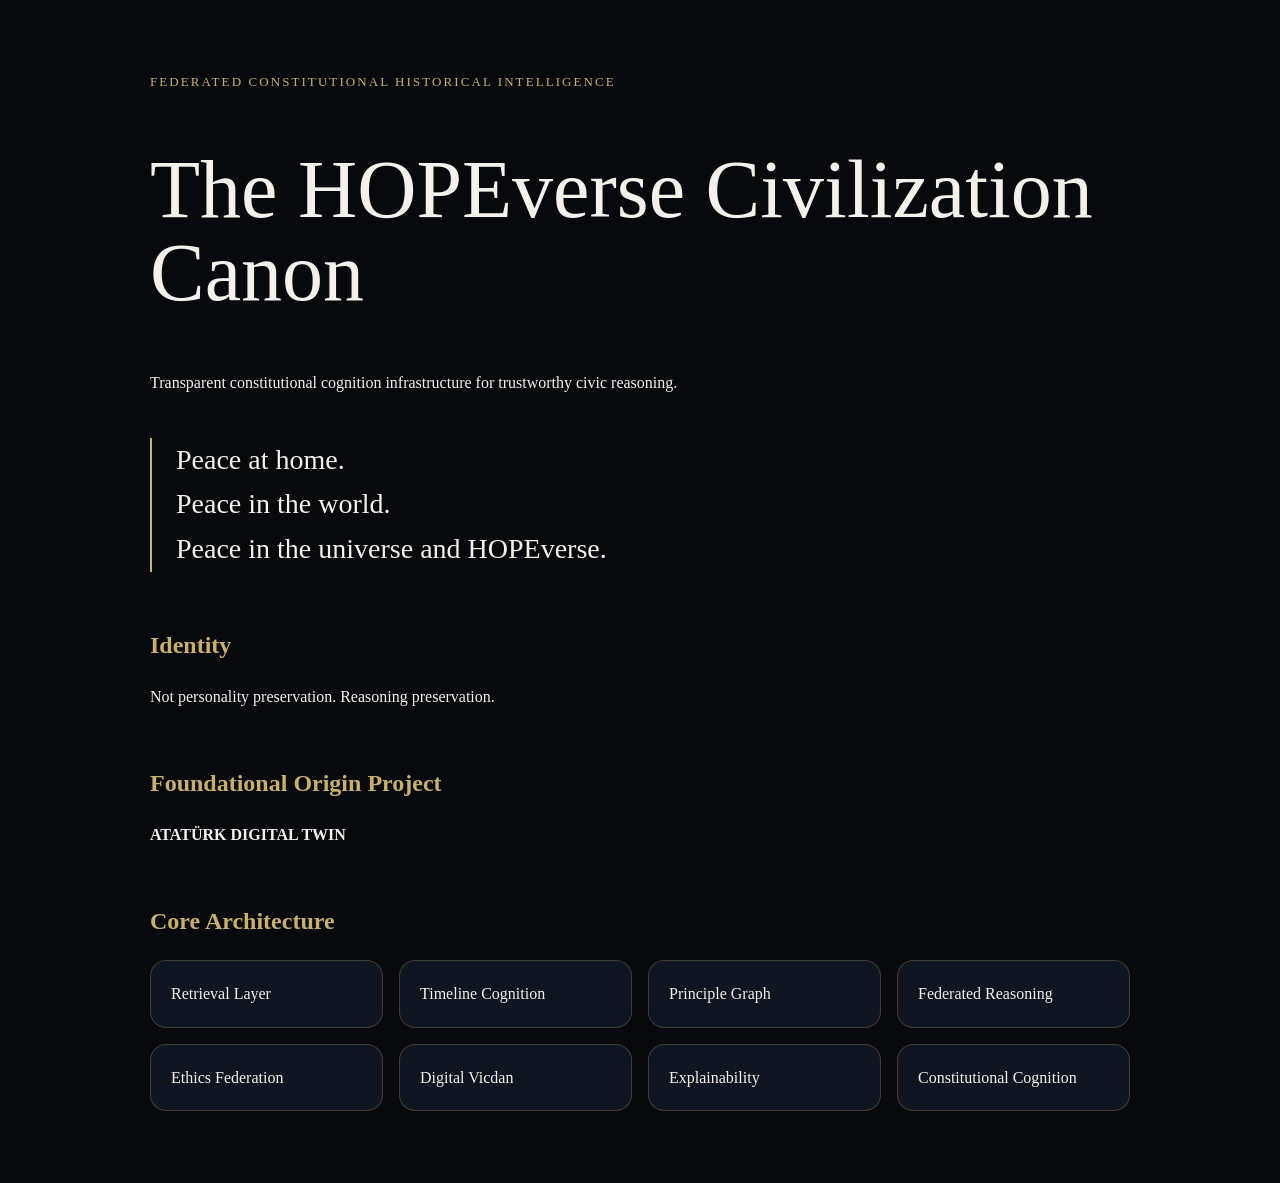
<file: website/index.html>
<!doctype html>
<html lang="en">
<head>
<meta charset="utf-8"><meta name="viewport" content="width=device-width, initial-scale=1">
<title>The HOPEverse Civilization Canon</title>
<style>
body{margin:0;background:#07090d;color:#f3f1ea;font-family:Georgia,serif;line-height:1.6}
main{max-width:980px;margin:auto;padding:72px 24px}
.eyebrow{color:#c8b06a;letter-spacing:.16em;text-transform:uppercase;font-size:13px}
h1{font-size:clamp(42px,7vw,82px);line-height:1.02;font-weight:500}
h2{color:#c8b06a;margin-top:54px}
.doctrine{border-left:2px solid #c8b06a;padding-left:24px;margin:42px 0;font-size:28px}
.grid{display:grid;grid-template-columns:repeat(auto-fit,minmax(220px,1fr));gap:16px}
.card{background:#101522;border:1px solid rgba(200,176,106,.25);padding:20px;border-radius:16px}
</style>
</head>
<body><main>
<div class="eyebrow">Federated Constitutional Historical Intelligence</div>
<h1>The HOPEverse Civilization Canon</h1>
<p>Transparent constitutional cognition infrastructure for trustworthy civic reasoning.</p>
<section class="doctrine">Peace at home.<br>Peace in the world.<br>Peace in the universe and HOPEverse.</section>
<h2>Identity</h2><p>Not personality preservation. Reasoning preservation.</p>
<h2>Foundational Origin Project</h2><p><strong>ATATÜRK DIGITAL TWIN</strong></p>
<h2>Core Architecture</h2>
<div class="grid">
<div class="card">Retrieval Layer</div><div class="card">Timeline Cognition</div>
<div class="card">Principle Graph</div><div class="card">Federated Reasoning</div>
<div class="card">Ethics Federation</div><div class="card">Digital Vicdan</div>
<div class="card">Explainability</div><div class="card">Constitutional Cognition</div>
</div>
</main></body></html>
</file>
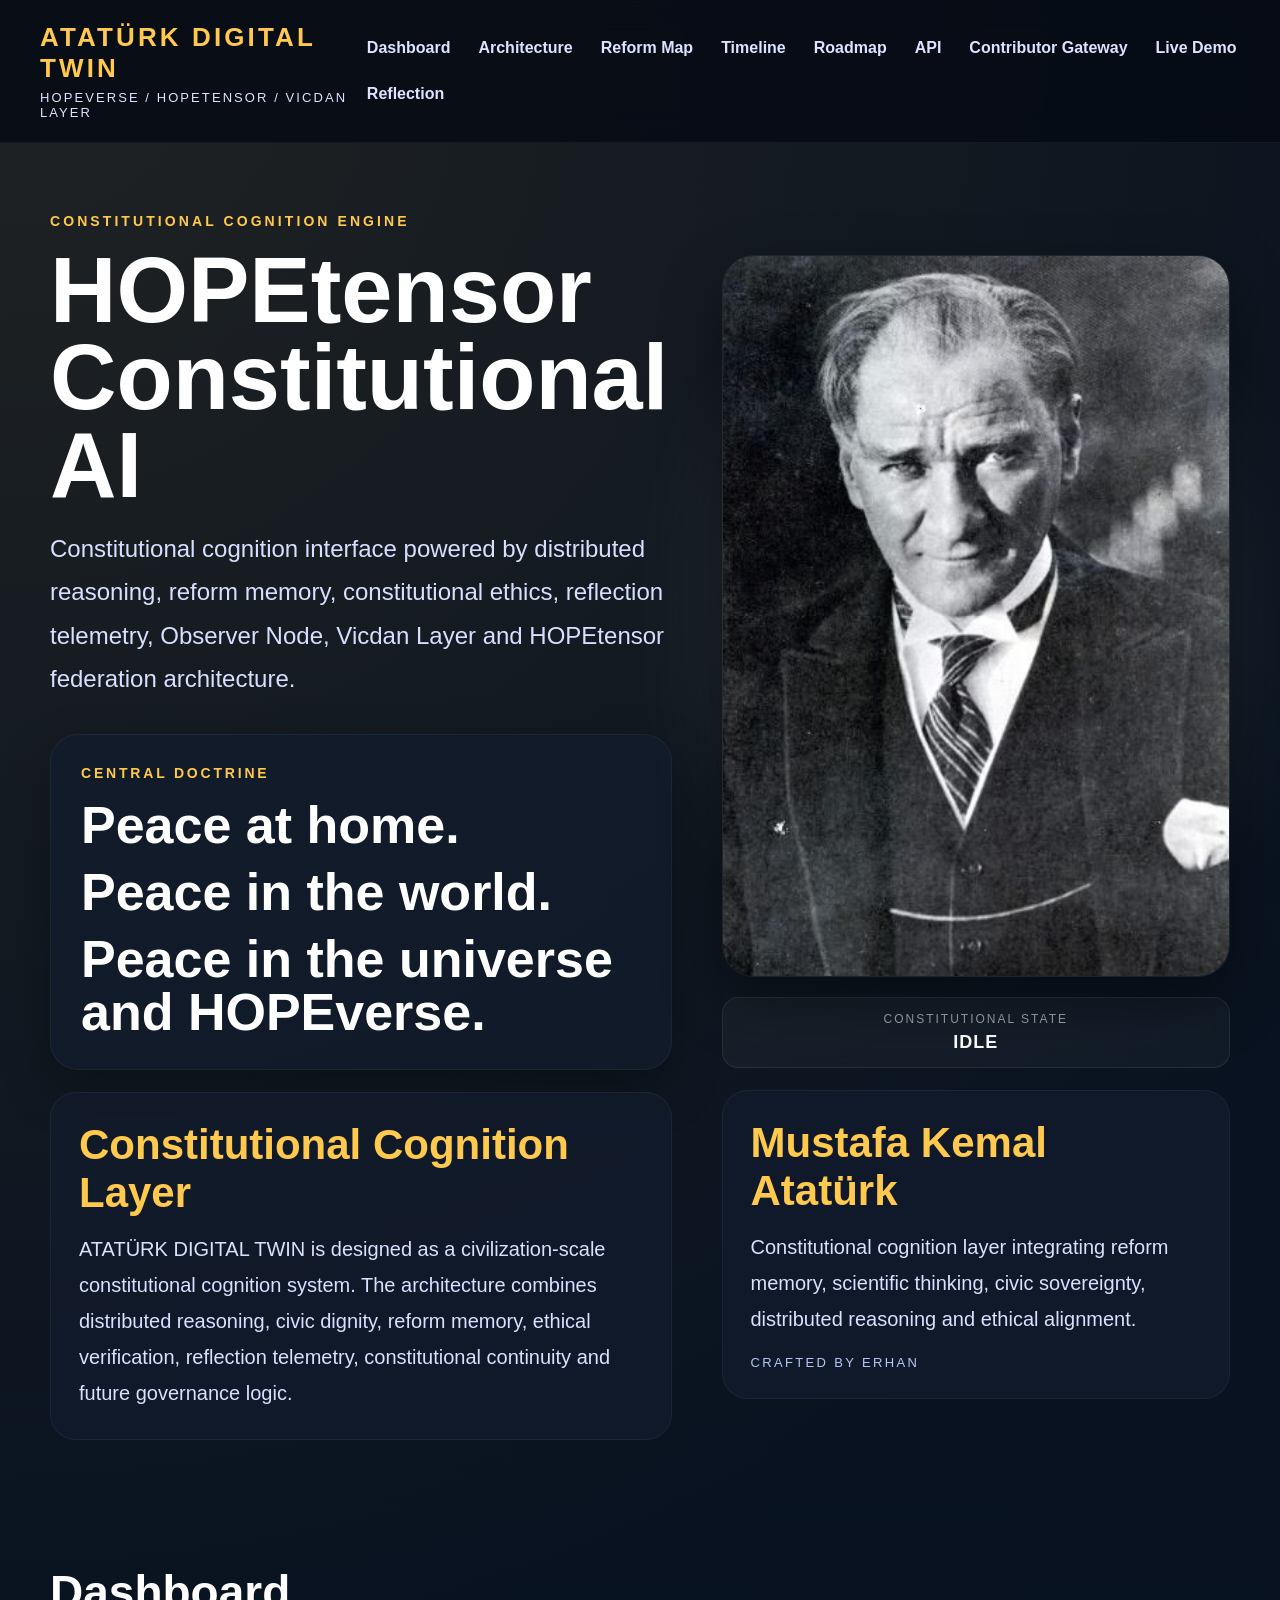
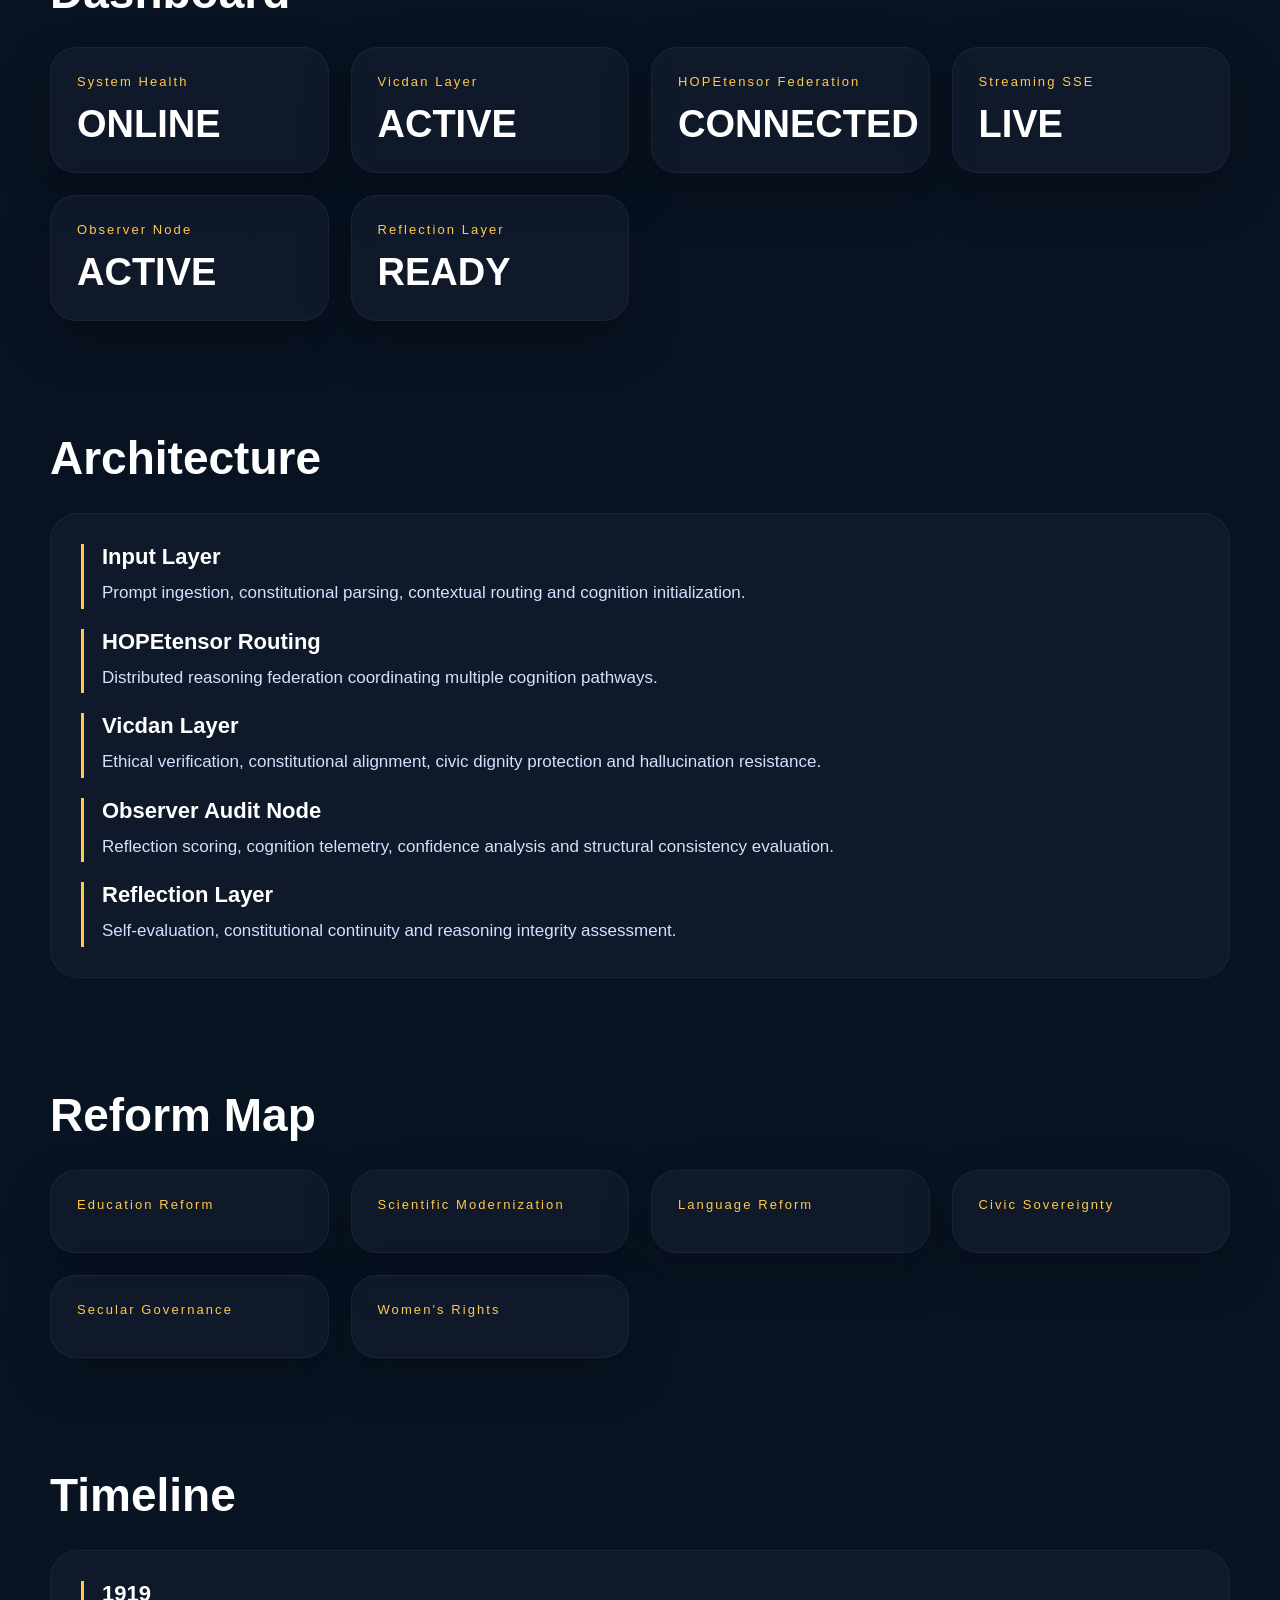
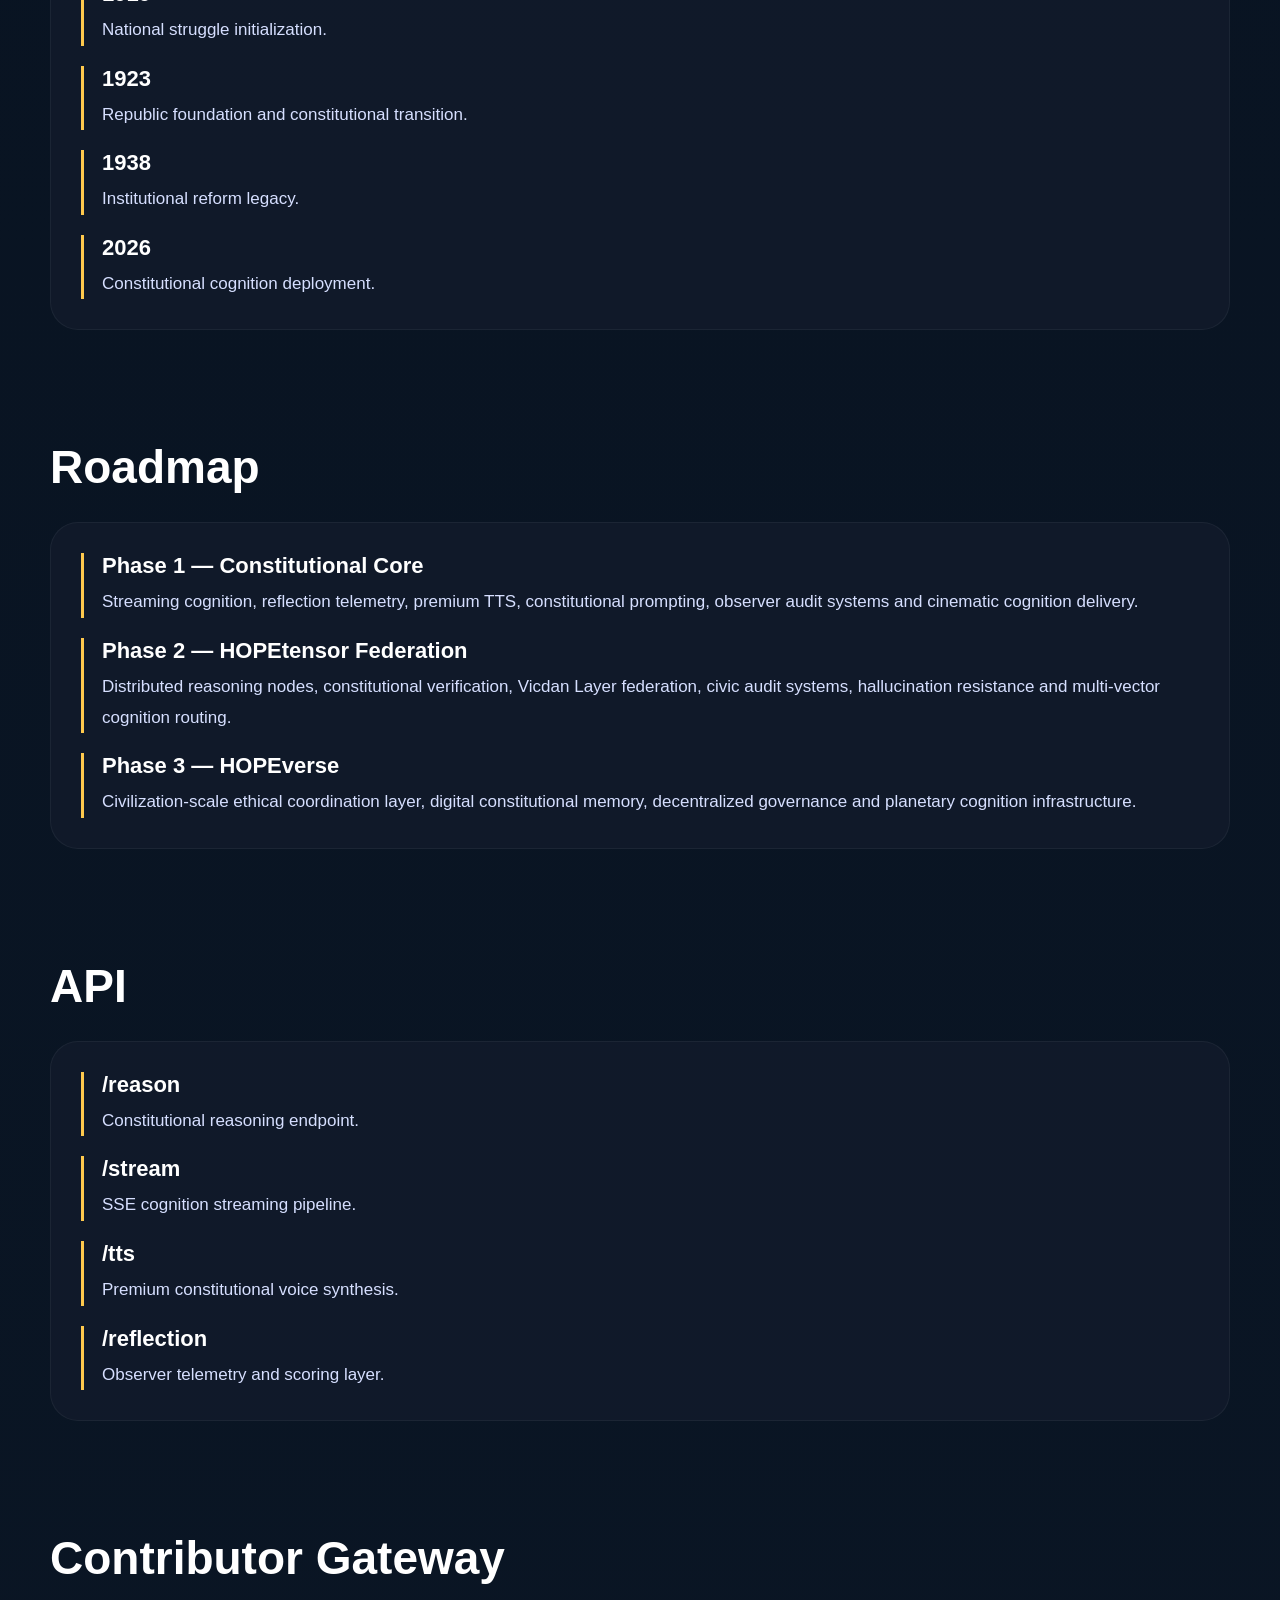
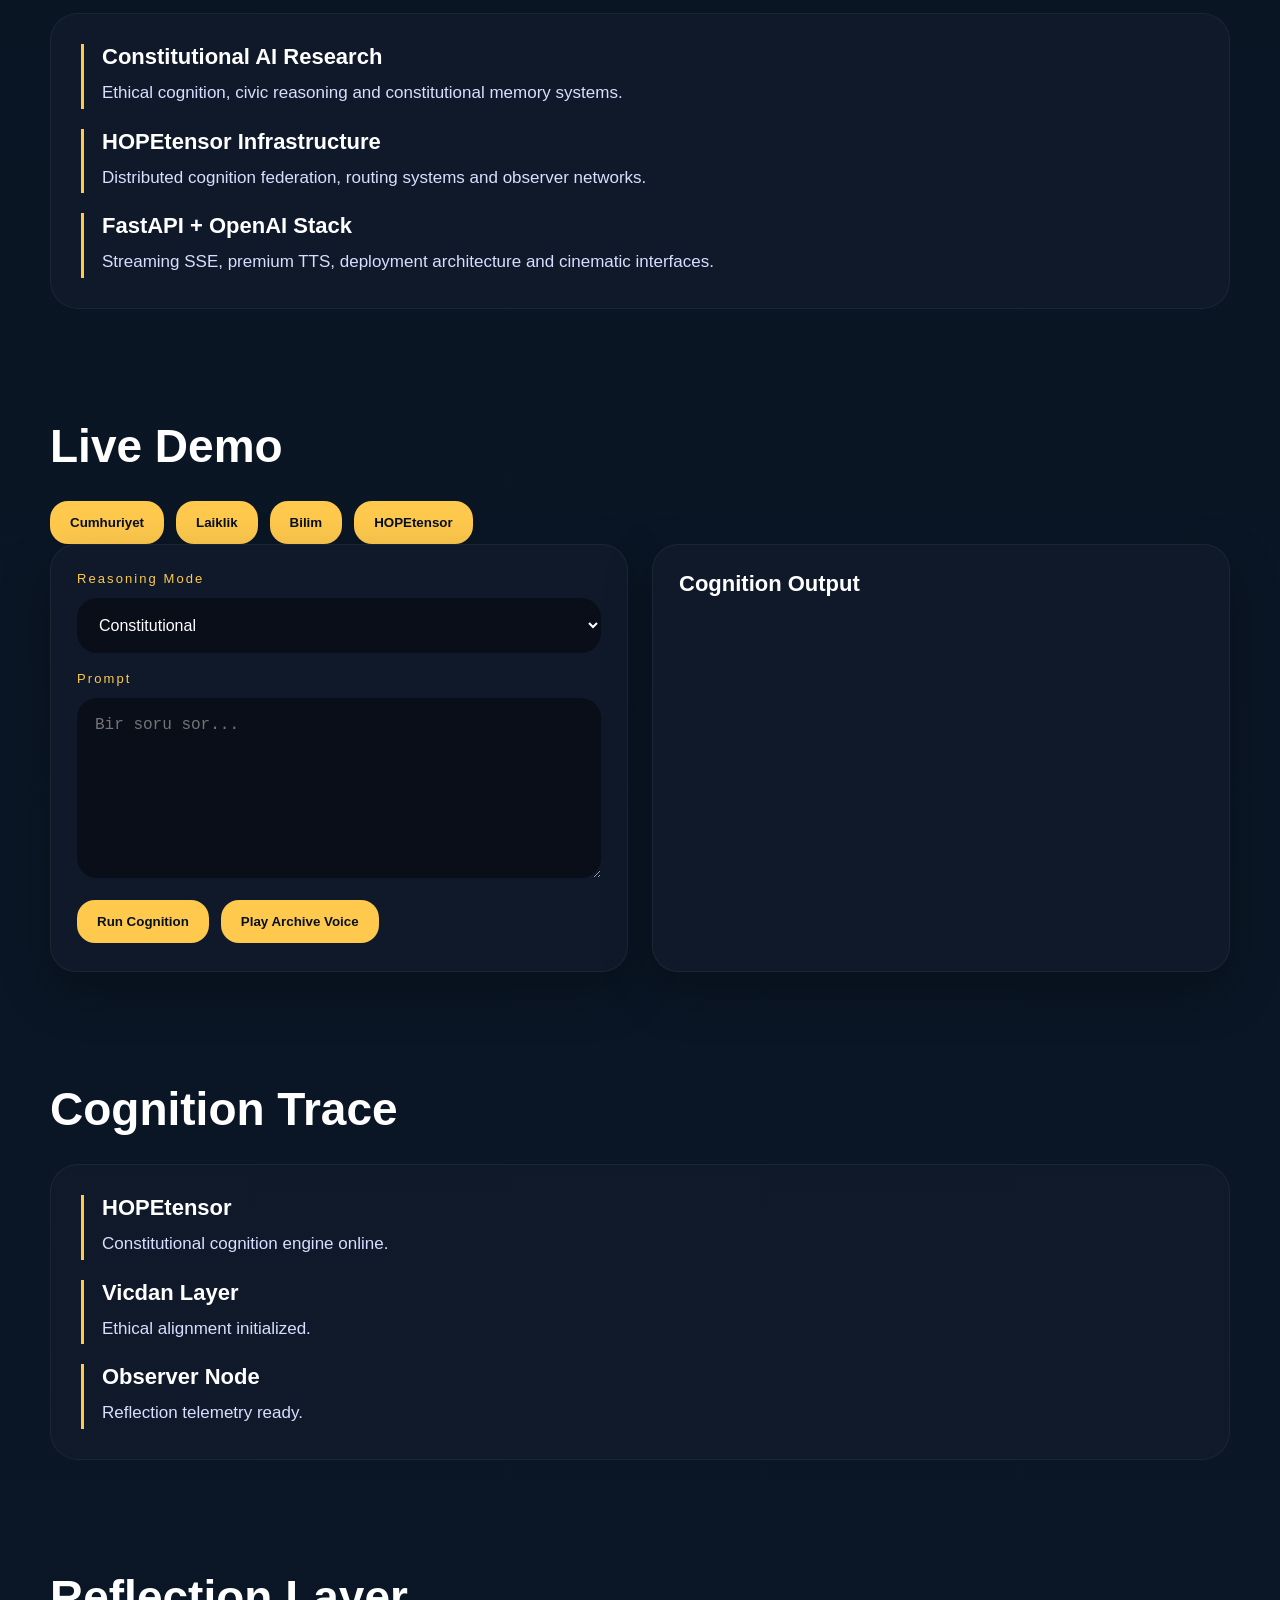
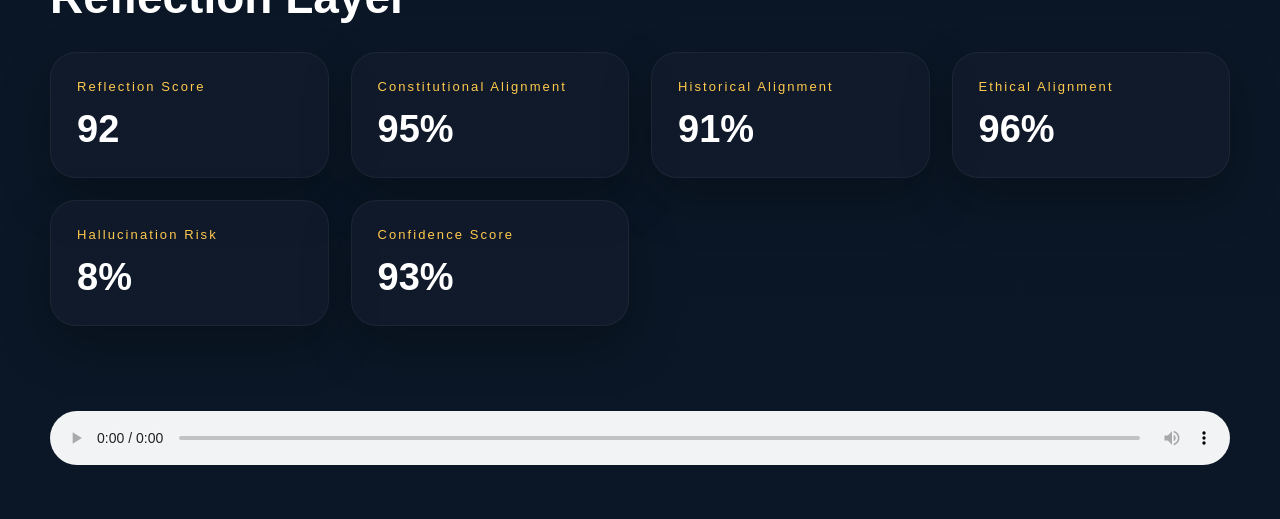
<file: templates/index - Kopya.html>
<!-- =========================================
     templates/index.html
     FULL FINAL LONG AVATAR VERSION
     NO SECTION REMOVED
========================================= -->

<!DOCTYPE html>
<html lang="tr">

<head>

    <meta charset="UTF-8" />

    <meta
        name="viewport"
        content="width=device-width, initial-scale=1.0"
    />

    <title>
        ATATÜRK DIGITAL TWIN / HOPEVERSE
    </title>

    <link
        rel="stylesheet"
        href="/static/style.css"
    />

    <style>

        /* =====================================
           AVATAR CINEMATIC LAYER
        ===================================== */

        .avatar-broadcast-layer{

            position:relative;

            width:100%;

            max-width:620px;

            margin:auto;
        }

        .avatar-glow{

            position:absolute;

            inset:-8%;

            background:
                radial-gradient(

                    circle,

                    rgba(255,255,255,.16),

                    transparent 70%
                );

            filter:blur(40px);

            pointer-events:none;

            z-index:1;

            animation:
                avatarGlow 4s ease-in-out infinite;
        }

        @keyframes avatarGlow{

            0%{
                opacity:.25;
                transform:scale(1);
            }

            50%{
                opacity:.55;
                transform:scale(1.04);
            }

            100%{
                opacity:.25;
                transform:scale(1);
            }
        }

        .ataturk-frame{

            position:relative;

            z-index:2;

            overflow:hidden;
        }

        .ataturk-frame img{

            transition:
                transform .35s ease,
                filter .35s ease,
                opacity .35s ease;

            animation:
                avatarIdle 5s ease-in-out infinite;
        }

        @keyframes avatarIdle{

            0%{
                transform:scale(1);
            }

            50%{
                transform:scale(1.012);
            }

            100%{
                transform:scale(1);
            }
        }

        .avatar-speaking img{

            animation:
                avatarSpeaking .32s ease-in-out infinite !important;

            filter:

                grayscale(100%)

                contrast(1.15)

                brightness(1.04);
        }

        @keyframes avatarSpeaking{

            0%{
                transform:scale(1);
            }

            50%{
                transform:scale(1.02);
            }

            100%{
                transform:scale(1);
            }
        }

        .avatar-thinking img{

            filter:

                grayscale(100%)

                contrast(1.25)

                brightness(.7);
        }

        .avatar-state-panel{

            margin-top:20px;

            background:
                rgba(255,255,255,.04);

            border:
                1px solid rgba(255,255,255,.08);

            border-radius:16px;

            padding:14px 18px;

            text-align:center;

            backdrop-filter:blur(10px);
        }

        .avatar-state-label{

            font-size:12px;

            letter-spacing:2px;

            opacity:.6;

            margin-bottom:6px;
        }

        .avatar-state-value{

            font-size:18px;

            font-weight:700;

            letter-spacing:1px;
        }

        /* =====================================
           CRT BROADCAST OVERLAY
        ===================================== */

        body::before{

            content:"";

            position:fixed;

            inset:0;

            background:
                repeating-linear-gradient(

                    to bottom,

                    rgba(255,255,255,.02) 0px,

                    rgba(255,255,255,.02) 1px,

                    transparent 2px,

                    transparent 4px
                );

            pointer-events:none;

            z-index:9999;

            opacity:.15;
        }

        /* =====================================
           LIVE CURSOR
        ===================================== */

        .live-cursor{

            display:inline-block;

            animation:
                cursorHeartbeat 1s infinite;

            color:white;
        }

        @keyframes cursorHeartbeat{

            0%{
                opacity:.25;
            }

            50%{
                opacity:1;
            }

            100%{
                opacity:.25;
            }
        }

    </style>

</head>

<body>


<!-- =========================================
     TOPBAR
========================================= -->

<header class="topbar">

    <div class="brand">

        <div class="brand-title">
            ATATÜRK DIGITAL TWIN
        </div>

        <div class="brand-subtitle">
            HOPEVERSE / HOPETENSOR / VICDAN LAYER
        </div>

    </div>


    <nav class="navbar">

        <a href="#dashboard">
            Dashboard
        </a>

        <a href="#architecture">
            Architecture
        </a>

        <a href="#reform">
            Reform Map
        </a>

        <a href="#timeline">
            Timeline
        </a>

        <a href="#roadmap">
            Roadmap
        </a>

        <a href="#api">
            API
        </a>

        <a href="#contributor">
            Contributor Gateway
        </a>

        <a href="#demo">
            Live Demo
        </a>

        <a href="#reflection">
            Reflection
        </a>

    </nav>

</header>



<!-- =========================================
     HERO
========================================= -->

<section class="hero-section">

    <div class="hero-grid">


        <!-- LEFT -->

        <div class="hero-left">

            <div class="hero-badge">
                CONSTITUTIONAL COGNITION ENGINE
            </div>

            <h1 class="hero-title">
                HOPEtensor<br />
                Constitutional AI
            </h1>

            <p class="hero-subtitle">

                Constitutional cognition interface powered by
                distributed reasoning,
                reform memory,
                constitutional ethics,
                reflection telemetry,
                Observer Node,
                Vicdan Layer
                and HOPEtensor federation architecture.

            </p>


            <!-- DOCTRINE -->

            <div class="doctrine-card">

                <div class="doctrine-label">
                    CENTRAL DOCTRINE
                </div>

                <div class="hope-doctrine">

                    <span>
                        Peace at home.
                    </span>

                    <span>
                        Peace in the world.
                    </span>

                    <span>
                        Peace in the universe and HOPEverse.
                    </span>

                </div>

            </div>


            <!-- LONG DESCRIPTION -->

            <div class="portrait-caption">

                <h3>
                    Constitutional Cognition Layer
                </h3>

                <p>

                    ATATÜRK DIGITAL TWIN is designed as a
                    civilization-scale constitutional cognition system.

                    The architecture combines
                    distributed reasoning,
                    civic dignity,
                    reform memory,
                    ethical verification,
                    reflection telemetry,
                    constitutional continuity
                    and future governance logic.

                </p>

            </div>

        </div>



        <!-- RIGHT -->

        <div class="hero-right">

            <div
                class="avatar-broadcast-layer"
                id="avatarLayer"
            >

                <div class="avatar-glow"></div>

                <div class="ataturk-frame">

                    <img
                        id="avatarImage"
                        src="/static/img/ataturk.jpg"
                        alt="Mustafa Kemal Atatürk"
                    />

                </div>

            </div>

            <div class="avatar-state-panel">

                <div class="avatar-state-label">
                    CONSTITUTIONAL STATE
                </div>

                <div
                    class="avatar-state-value"
                    id="avatarState"
                >
                    IDLE
                </div>

            </div>

            <div class="portrait-caption">

                <h3>
                    Mustafa Kemal Atatürk
                </h3>

                <p>

                    Constitutional cognition layer integrating
                    reform memory,
                    scientific thinking,
                    civic sovereignty,
                    distributed reasoning
                    and ethical alignment.

                </p>

                <div class="crafted-by">
                    Crafted by Erhan
                </div>

            </div>

        </div>

    </div>

</section>



<!-- =========================================
     DASHBOARD
========================================= -->

<section
    class="section"
    id="dashboard"
>

    <div class="section-title">
        Dashboard
    </div>

    <div class="dashboard-grid">

        <div class="metric-card">
            <div class="metric-label">
                System Health
            </div>
            <div class="metric-value">
                ONLINE
            </div>
        </div>

        <div class="metric-card">
            <div class="metric-label">
                Vicdan Layer
            </div>
            <div class="metric-value">
                ACTIVE
            </div>
        </div>

        <div class="metric-card">
            <div class="metric-label">
                HOPEtensor Federation
            </div>
            <div class="metric-value">
                CONNECTED
            </div>
        </div>

        <div class="metric-card">
            <div class="metric-label">
                Streaming SSE
            </div>
            <div class="metric-value">
                LIVE
            </div>
        </div>

        <div class="metric-card">
            <div class="metric-label">
                Observer Node
            </div>
            <div class="metric-value">
                ACTIVE
            </div>
        </div>

        <div class="metric-card">
            <div class="metric-label">
                Reflection Layer
            </div>
            <div class="metric-value">
                READY
            </div>
        </div>

    </div>

</section>



<!-- =========================================
     ARCHITECTURE
========================================= -->

<section
    class="section"
    id="architecture"
>

    <div class="section-title">
        Architecture
    </div>

    <div class="trace-panel">

        <div class="trace-item">
            <div class="trace-title">
                Input Layer
            </div>
            <div class="trace-detail">
                Prompt ingestion,
                constitutional parsing,
                contextual routing
                and cognition initialization.
            </div>
        </div>

        <div class="trace-item">
            <div class="trace-title">
                HOPEtensor Routing
            </div>
            <div class="trace-detail">
                Distributed reasoning federation
                coordinating multiple cognition pathways.
            </div>
        </div>

        <div class="trace-item">
            <div class="trace-title">
                Vicdan Layer
            </div>
            <div class="trace-detail">
                Ethical verification,
                constitutional alignment,
                civic dignity protection
                and hallucination resistance.
            </div>
        </div>

        <div class="trace-item">
            <div class="trace-title">
                Observer Audit Node
            </div>
            <div class="trace-detail">
                Reflection scoring,
                cognition telemetry,
                confidence analysis
                and structural consistency evaluation.
            </div>
        </div>

        <div class="trace-item">
            <div class="trace-title">
                Reflection Layer
            </div>
            <div class="trace-detail">
                Self-evaluation,
                constitutional continuity
                and reasoning integrity assessment.
            </div>
        </div>

    </div>

</section>



<!-- =========================================
     REFORM MAP
========================================= -->

<section
    class="section"
    id="reform"
>

    <div class="section-title">
        Reform Map
    </div>

    <div class="reflection-grid">

        <div class="reflection-card">
            <div class="reflection-label">
                Education Reform
            </div>
        </div>

        <div class="reflection-card">
            <div class="reflection-label">
                Scientific Modernization
            </div>
        </div>

        <div class="reflection-card">
            <div class="reflection-label">
                Language Reform
            </div>
        </div>

        <div class="reflection-card">
            <div class="reflection-label">
                Civic Sovereignty
            </div>
        </div>

        <div class="reflection-card">
            <div class="reflection-label">
                Secular Governance
            </div>
        </div>

        <div class="reflection-card">
            <div class="reflection-label">
                Women's Rights
            </div>
        </div>

    </div>

</section>



<!-- =========================================
     TIMELINE
========================================= -->

<section
    class="section"
    id="timeline"
>

    <div class="section-title">
        Timeline
    </div>

    <div class="trace-panel">

        <div class="trace-item">
            <div class="trace-title">
                1919
            </div>
            <div class="trace-detail">
                National struggle initialization.
            </div>
        </div>

        <div class="trace-item">
            <div class="trace-title">
                1923
            </div>
            <div class="trace-detail">
                Republic foundation and constitutional transition.
            </div>
        </div>

        <div class="trace-item">
            <div class="trace-title">
                1938
            </div>
            <div class="trace-detail">
                Institutional reform legacy.
            </div>
        </div>

        <div class="trace-item">
            <div class="trace-title">
                2026
            </div>
            <div class="trace-detail">
                Constitutional cognition deployment.
            </div>
        </div>

    </div>

</section>



<!-- =========================================
     ROADMAP
========================================= -->

<section
    class="section"
    id="roadmap"
>

    <div class="section-title">
        Roadmap
    </div>

    <div class="trace-panel">

        <div class="trace-item">
            <div class="trace-title">
                Phase 1 — Constitutional Core
            </div>
            <div class="trace-detail">
                Streaming cognition,
                reflection telemetry,
                premium TTS,
                constitutional prompting,
                observer audit systems
                and cinematic cognition delivery.
            </div>
        </div>

        <div class="trace-item">
            <div class="trace-title">
                Phase 2 — HOPEtensor Federation
            </div>
            <div class="trace-detail">
                Distributed reasoning nodes,
                constitutional verification,
                Vicdan Layer federation,
                civic audit systems,
                hallucination resistance
                and multi-vector cognition routing.
            </div>
        </div>

        <div class="trace-item">
            <div class="trace-title">
                Phase 3 — HOPEverse
            </div>
            <div class="trace-detail">
                Civilization-scale ethical coordination layer,
                digital constitutional memory,
                decentralized governance
                and planetary cognition infrastructure.
            </div>
        </div>

    </div>

</section>



<!-- =========================================
     API
========================================= -->

<section
    class="section"
    id="api"
>

    <div class="section-title">
        API
    </div>

    <div class="trace-panel">

        <div class="trace-item">
            <div class="trace-title">
                /reason
            </div>
            <div class="trace-detail">
                Constitutional reasoning endpoint.
            </div>
        </div>

        <div class="trace-item">
            <div class="trace-title">
                /stream
            </div>
            <div class="trace-detail">
                SSE cognition streaming pipeline.
            </div>
        </div>

        <div class="trace-item">
            <div class="trace-title">
                /tts
            </div>
            <div class="trace-detail">
                Premium constitutional voice synthesis.
            </div>
        </div>

        <div class="trace-item">
            <div class="trace-title">
                /reflection
            </div>
            <div class="trace-detail">
                Observer telemetry and scoring layer.
            </div>
        </div>

    </div>

</section>



<!-- =========================================
     CONTRIBUTOR
========================================= -->

<section
    class="section"
    id="contributor"
>

    <div class="section-title">
        Contributor Gateway
    </div>

    <div class="trace-panel">

        <div class="trace-item">
            <div class="trace-title">
                Constitutional AI Research
            </div>
            <div class="trace-detail">
                Ethical cognition,
                civic reasoning
                and constitutional memory systems.
            </div>
        </div>

        <div class="trace-item">
            <div class="trace-title">
                HOPEtensor Infrastructure
            </div>
            <div class="trace-detail">
                Distributed cognition federation,
                routing systems
                and observer networks.
            </div>
        </div>

        <div class="trace-item">
            <div class="trace-title">
                FastAPI + OpenAI Stack
            </div>
            <div class="trace-detail">
                Streaming SSE,
                premium TTS,
                deployment architecture
                and cinematic interfaces.
            </div>
        </div>

    </div>

</section>



<!-- =========================================
     LIVE DEMO
========================================= -->

<section
    class="section"
    id="demo"
>

    <div class="section-title">
        Live Demo
    </div>

    <div class="button-row">

        <button
            onclick="document.getElementById('promptInput').value='Cumhuriyet reformlarının temel mantığı nedir?'"
        >
            Cumhuriyet
        </button>

        <button
            onclick="document.getElementById('promptInput').value='Laiklik neden önemlidir?'"
        >
            Laiklik
        </button>

        <button
            onclick="document.getElementById('promptInput').value='Bilim neden medeniyetin temelidir?'"
        >
            Bilim
        </button>

        <button
            onclick="document.getElementById('promptInput').value='HOPEtensor mimarisi nasıl çalışır?'"
        >
            HOPEtensor
        </button>

    </div>

    <div class="demo-grid">

        <!-- LEFT -->

        <div class="demo-panel">

            <label class="input-label">
                Reasoning Mode
            </label>

            <select id="reasoningMode">

                <option value="constitutional">
                    Constitutional
                </option>

                <option value="historical">
                    Historical
                </option>

                <option value="visionary">
                    Visionary
                </option>

                <option value="technical">
                    Technical
                </option>

                <option value="critical">
                    Critical
                </option>

            </select>

            <label class="input-label">
                Prompt
            </label>

            <textarea
                id="promptInput"
                placeholder="Bir soru sor..."
            ></textarea>

            <div class="button-row">

                <button id="askButton">
                    Run Cognition
                </button>

                <button id="replayVoiceBtn">
                    Play Archive Voice
                </button>

            </div>

        </div>


        <!-- RIGHT -->

        <div class="demo-panel">

            <div class="trace-title">
                Cognition Output
            </div>

            <div
                class="answer-output"
                id="answerOutput"
            ></div>

        </div>

    </div>

</section>



<!-- =========================================
     TRACE
========================================= -->

<section
    class="section"
    id="trace"
>

    <div class="section-title">
        Cognition Trace
    </div>

    <div
        class="trace-panel"
        id="cognitionTrace"
    ></div>

</section>



<!-- =========================================
     REFLECTION
========================================= -->

<section
    class="section"
    id="reflection"
>

    <div class="section-title">
        Reflection Layer
    </div>

    <div class="reflection-grid">

        <div class="reflection-card">
            <div class="reflection-label">
                Reflection Score
            </div>
            <div
                class="reflection-value"
                id="reflectionScore"
            >
                92
            </div>
        </div>

        <div class="reflection-card">
            <div class="reflection-label">
                Constitutional Alignment
            </div>
            <div
                class="reflection-value"
                id="constitutionalAlignment"
            >
                95%
            </div>
        </div>

        <div class="reflection-card">
            <div class="reflection-label">
                Historical Alignment
            </div>
            <div
                class="reflection-value"
                id="historicalAlignment"
            >
                91%
            </div>
        </div>

        <div class="reflection-card">
            <div class="reflection-label">
                Ethical Alignment
            </div>
            <div
                class="reflection-value"
                id="ethicalAlignment"
            >
                96%
            </div>
        </div>

        <div class="reflection-card">
            <div class="reflection-label">
                Hallucination Risk
            </div>
            <div
                class="reflection-value"
                id="hallucinationRisk"
            >
                8%
            </div>
        </div>

        <div class="reflection-card">
            <div class="reflection-label">
                Confidence Score
            </div>
            <div
                class="reflection-value"
                id="confidenceScore"
            >
                93%
            </div>
        </div>

    </div>

</section>



<!-- =========================================
     AUDIO
========================================= -->

<audio
    id="ttsAudio"
    controls
></audio>



<!-- =========================================
     JS
========================================= -->

<script src="/static/app.js"></script>

<script>

    /* =====================================
       AVATAR STATE MACHINE
    ===================================== */

    const avatarLayer =
        document.getElementById(
            "avatarLayer"
        );

    const avatarState =
        document.getElementById(
            "avatarState"
        );

    const ttsAudio =
        document.getElementById(
            "ttsAudio"
        );

    function setAvatarState(state){

        avatarState.innerText =
            state.toUpperCase();

        avatarLayer.classList.remove(
            "avatar-speaking"
        );

        avatarLayer.classList.remove(
            "avatar-thinking"
        );

        if(state === "thinking"){

            avatarLayer.classList.add(
                "avatar-thinking"
            );
        }

        else if(state === "speaking"){

            avatarLayer.classList.add(
                "avatar-speaking"
            );
        }
    }

    /* =====================================
       THINKING MODE
    ===================================== */

    const askButton =
        document.getElementById(
            "askButton"
        );

    if(askButton){

        askButton.addEventListener(

            "click",

            ()=>{

                setAvatarState(
                    "thinking"
                );
            }
        );
    }

    /* =====================================
       AUDIO PLAY
    ===================================== */

    ttsAudio.addEventListener(

        "play",

        ()=>{

            setAvatarState(
                "speaking"
            );
        }
    );

    /* =====================================
       AUDIO END
    ===================================== */

    ttsAudio.addEventListener(

        "ended",

        ()=>{

            setAvatarState(
                "idle"
            );
        }
    );

</script>

</body>
</html>
</file>
<file: static/style.css>
/* =========================================
   FULL CINEMATIC RESTORE
   static/style.css
========================================= */

*{
    margin:0;
    padding:0;
    box-sizing:border-box;
}

html{
    scroll-behavior:smooth;
}

body{

    background:
        radial-gradient(
            circle at top left,
            rgba(255,190,70,.10),
            transparent 24%
        ),

        linear-gradient(
            180deg,
            #07111f 0%,
            #0b1726 100%
        );

    color:white;

    font-family:
        Inter,
        Arial,
        sans-serif;

    overflow-x:hidden;
}


/* =========================================
   TOPBAR
========================================= */

.topbar{

    position:sticky;

    top:0;

    z-index:999;

    display:flex;

    justify-content:space-between;

    align-items:center;

    padding:22px 40px;

    backdrop-filter:blur(16px);

    background:
        rgba(5,10,20,.82);

    border-bottom:
        1px solid rgba(255,255,255,.05);
}

.brand-title{

    font-size:26px;

    font-weight:900;

    letter-spacing:.12em;

    color:#ffc94d;
}

.brand-subtitle{

    font-size:13px;

    margin-top:6px;

    letter-spacing:.16em;

    color:#dbe4ff;
}


/* =========================================
   NAVBAR
========================================= */

.navbar{

    display:flex;

    gap:28px;

    flex-wrap:wrap;
}

.navbar a{

    color:#dce5ff;

    text-decoration:none;

    font-size:16px;

    font-weight:700;

    transition:.25s ease;
}

.navbar a:hover{

    color:#ffc94d;

    transform:translateY(-2px);
}


/* =========================================
   HERO
========================================= */

.hero-section{

    padding:
        70px 50px;
}

.hero-grid{

    display:grid;

    grid-template-columns:
        1.1fr .9fr;

    gap:50px;

    align-items:center;
}

.hero-title{

    font-size:92px;

    line-height:.95;

    font-weight:900;

    margin:18px 0;
}

.hero-badge{

    color:#ffc94d;

    letter-spacing:.22em;

    font-size:14px;

    font-weight:900;
}

.hero-subtitle{

    font-size:24px;

    line-height:1.8;

    color:#d8e0ff;
}


/* =========================================
   DOCTRINE
========================================= */

.doctrine-card{

    margin-top:34px;

    background:
        rgba(18,28,44,.76);

    border:
        1px solid rgba(255,255,255,.05);

    border-radius:28px;

    padding:30px;

    box-shadow:
        0 20px 50px rgba(0,0,0,.30);
}

.doctrine-label{

    color:#ffc94d;

    font-size:14px;

    letter-spacing:.2em;

    margin-bottom:18px;

    font-weight:900;
}

.hope-doctrine{

    display:flex;

    flex-direction:column;

    gap:14px;
}

.hope-doctrine span{

    font-size:52px;

    line-height:1.02;

    font-weight:900;
}


/* =========================================
   ATATURK IMAGE
========================================= */

.ataturk-frame{

    overflow:hidden;

    border-radius:32px;

    border:
        1px solid rgba(255,255,255,.06);

    box-shadow:
        0 24px 60px rgba(0,0,0,.40);
}

.ataturk-frame img{

    width:100%;

    height:720px;

    object-fit:cover;

    object-position:center top;

    display:block;
}

.portrait-caption{

    margin-top:22px;

    background:
        rgba(18,28,44,.78);

    border-radius:26px;

    padding:28px;

    border:
        1px solid rgba(255,255,255,.05);
}

.portrait-caption h3{

    color:#ffc94d;

    font-size:42px;

    margin-bottom:14px;
}

.portrait-caption p{

    font-size:20px;

    line-height:1.8;

    color:#d8e1ff;
}

.crafted-by{

    margin-top:18px;

    color:#b7c8f6;

    letter-spacing:.18em;

    text-transform:uppercase;

    font-size:13px;
}


/* =========================================
   SECTION
========================================= */

.section{

    padding:
        55px 50px;
}

.section-title{

    font-size:46px;

    margin-bottom:28px;

    font-weight:900;
}


/* =========================================
   GRID
========================================= */

.dashboard-grid,
.reflection-grid{

    display:grid;

    grid-template-columns:
        repeat(auto-fit,minmax(240px,1fr));

    gap:22px;
}


/* =========================================
   CARDS
========================================= */

.metric-card,
.reflection-card,
.demo-panel{

    background:
        rgba(18,28,44,.78);

    border:
        1px solid rgba(255,255,255,.05);

    border-radius:26px;

    padding:26px;

    box-shadow:
        0 20px 50px rgba(0,0,0,.25);
}

.metric-label,
.reflection-label{

    color:#ffc94d;

    letter-spacing:.16em;

    font-size:13px;

    margin-bottom:14px;
}

.metric-value,
.reflection-value{

    font-size:38px;

    font-weight:900;
}


/* =========================================
   TRACE
========================================= */

.trace-panel{

    display:flex;

    flex-direction:column;

    gap:20px;

    background:
        rgba(18,28,44,.78);

    border-radius:28px;

    padding:30px;

    border:
        1px solid rgba(255,255,255,.05);
}

.trace-item{

    border-left:
        3px solid #ffc94d;

    padding-left:18px;
}

.trace-title{

    font-size:22px;

    font-weight:900;

    margin-bottom:8px;
}

.trace-detail{

    font-size:17px;

    line-height:1.8;

    color:#d6dfff;
}


/* =========================================
   DEMO
========================================= */

.demo-grid{

    display:grid;

    grid-template-columns:1fr 1fr;

    gap:24px;
}

.input-label{

    display:block;

    margin-bottom:12px;

    color:#ffc94d;

    font-size:13px;

    letter-spacing:.16em;
}

textarea,
select{

    width:100%;

    background:
        rgba(8,14,24,.90);

    color:white;

    border:none;

    outline:none;

    border-radius:20px;

    padding:18px;

    margin-bottom:18px;

    font-size:16px;
}

textarea{

    min-height:180px;
}

.button-row{

    display:flex;

    gap:12px;

    flex-wrap:wrap;
}

button{

    background:#ffc94d;

    color:#07111f;

    border:none;

    border-radius:18px;

    padding:
        14px 20px;

    font-weight:900;

    cursor:pointer;

    transition:.2s ease;
}

button:hover{

    transform:translateY(-2px);
}


/* =========================================
   OUTPUT
========================================= */

.answer-output{

    min-height:340px;

    white-space:pre-wrap;

    line-height:1.9;

    color:#f4f7ff;

    font-size:18px;
}


/* =========================================
   LIVE CURSOR
========================================= */

.live-cursor{

    color:#ffc94d;

    animation:
        hopeBlink 1s infinite;
}

@keyframes hopeBlink{

    0%{
        opacity:1;
    }

    50%{
        opacity:0;
    }

    100%{
        opacity:1;
    }
}


/* =========================================
   AUDIO
========================================= */

audio{

    width:calc(100% - 100px);

    margin:
        30px 50px 50px 50px;
}


/* =========================================
   MOBILE
========================================= */

@media(max-width:980px){

    .hero-grid,
    .demo-grid{

        grid-template-columns:1fr;
    }

    .hero-title{

        font-size:58px;
    }

    .hope-doctrine span{

        font-size:34px;
    }

    .section,
    .hero-section{

        padding-left:22px;

        padding-right:22px;
    }

    .topbar{

        flex-direction:column;

        align-items:flex-start;

        gap:18px;
    }

    audio{

        width:calc(100% - 44px);

        margin-left:22px;

        margin-right:22px;
    }
}
</file>
